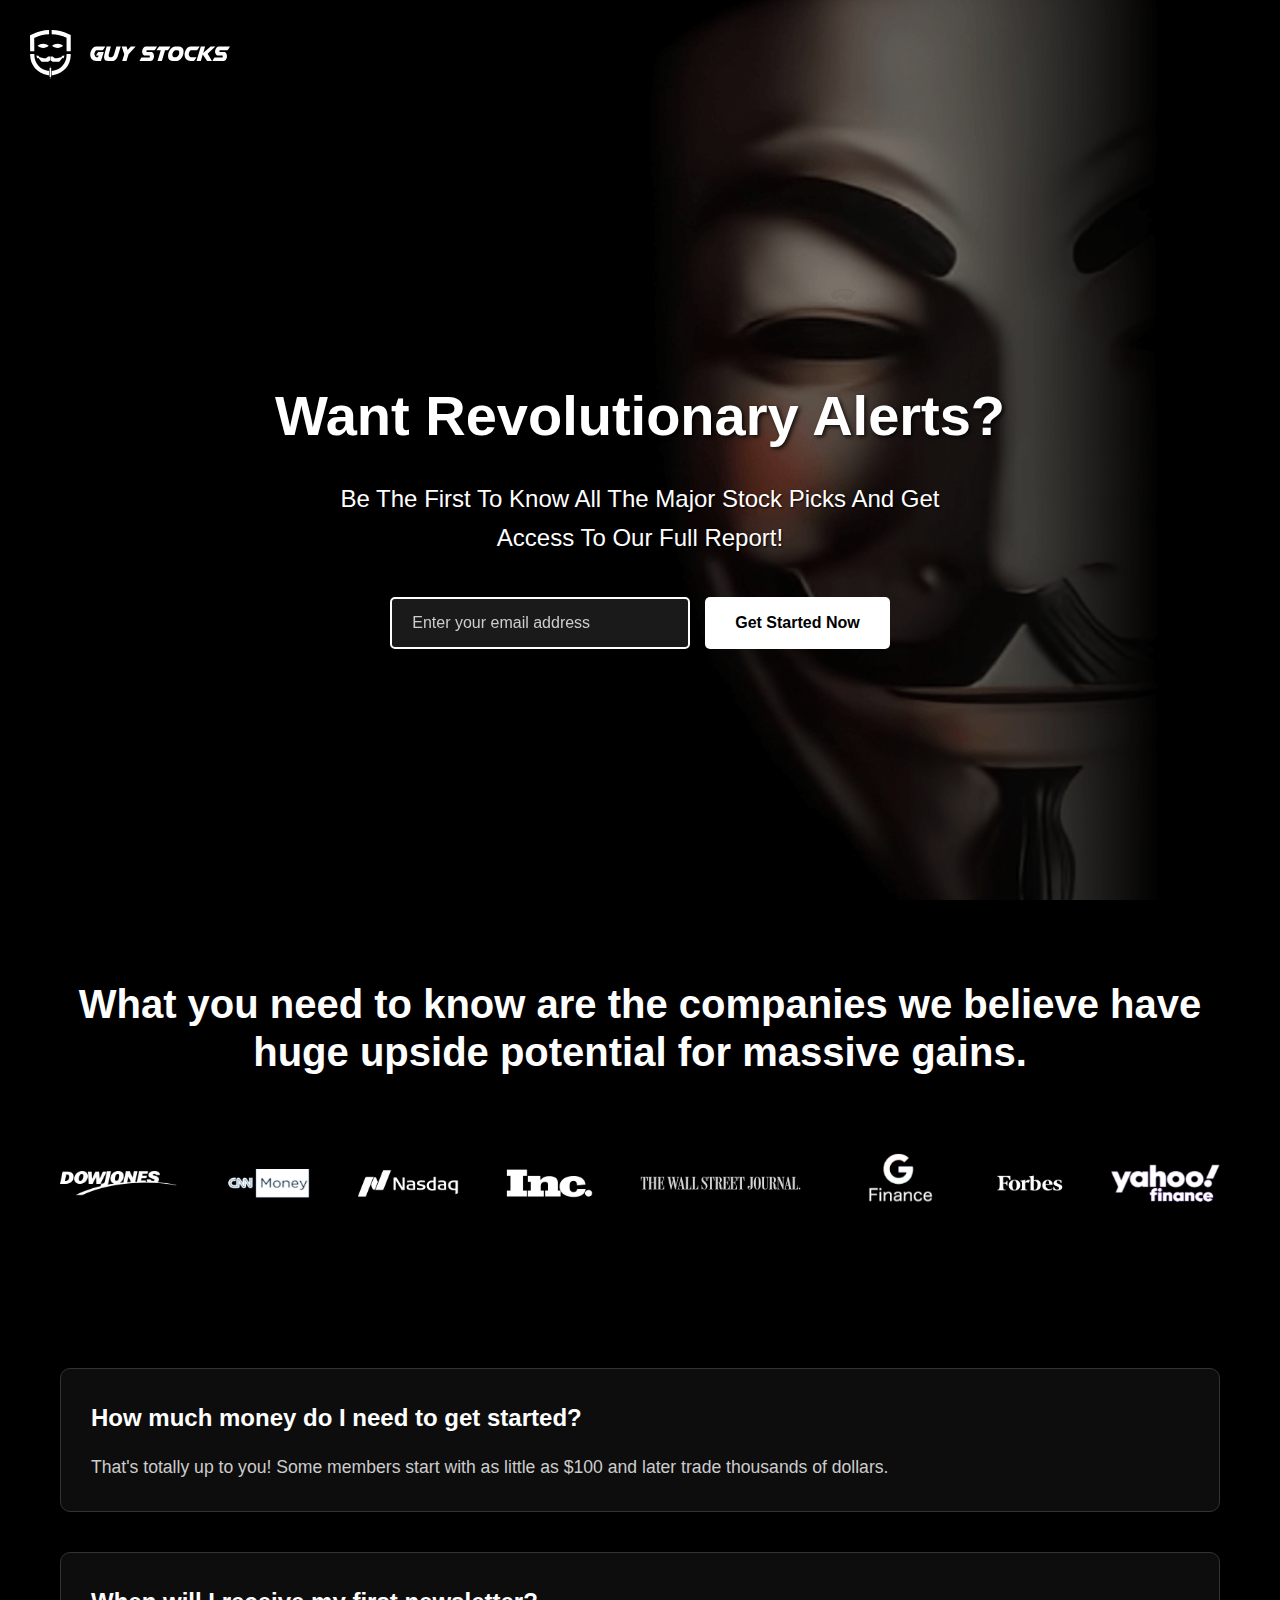
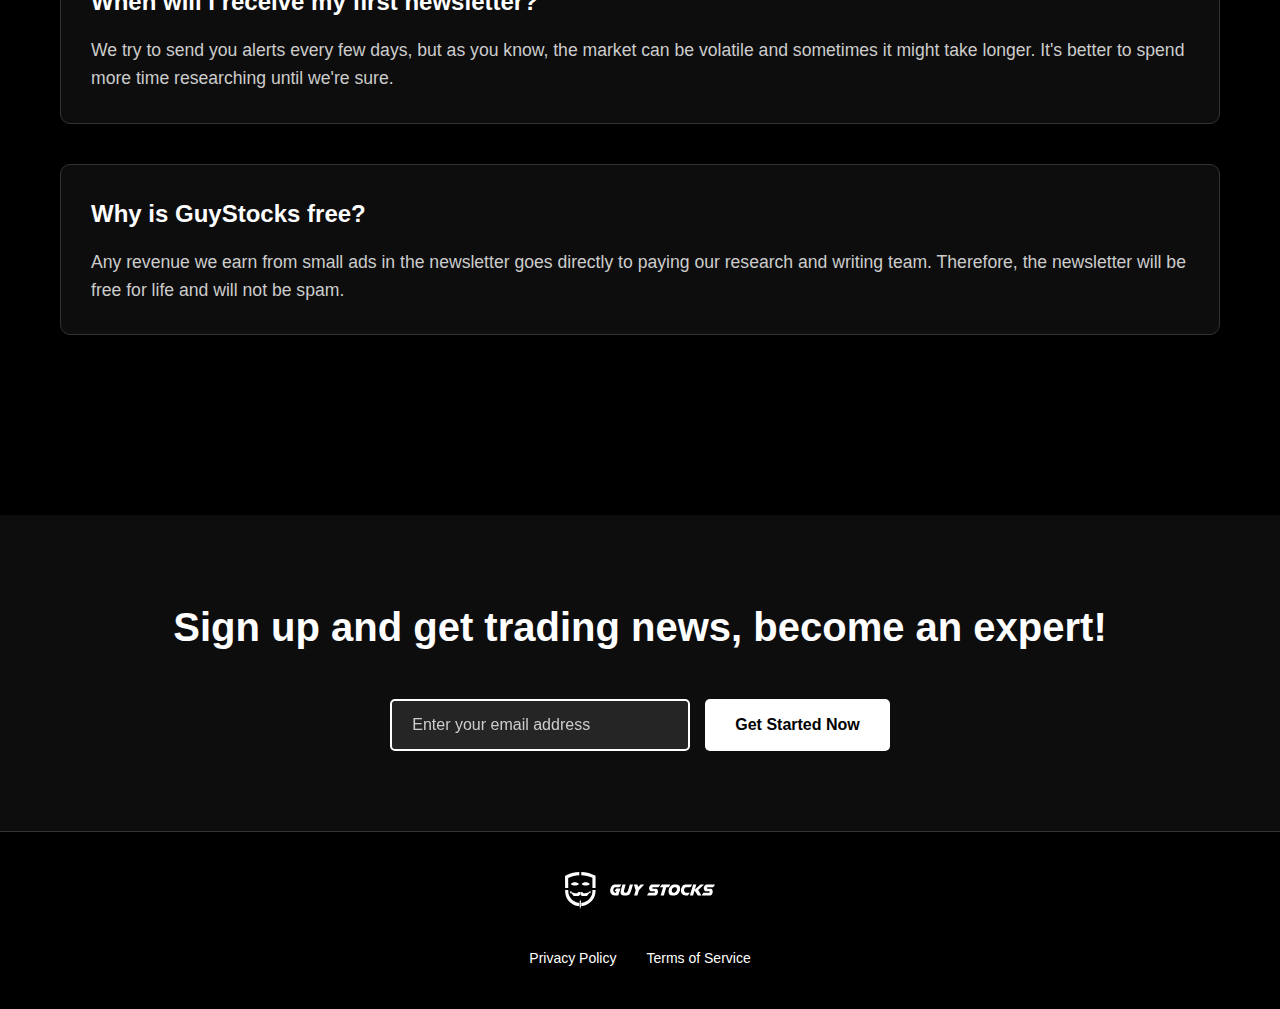
<file: index.html>
<!DOCTYPE html>
<html lang="en">
<head> 
	<!-- Google Tag Manager -->
<script>(function(w,d,s,l,i){w[l]=w[l]||[];w[l].push({'gtm.start':
new Date().getTime(),event:'gtm.js'});var f=d.getElementsByTagName(s)[0],
j=d.createElement(s),dl=l!='dataLayer'?'&l='+l:'';j.async=true;j.src=
'https://www.googletagmanager.com/gtm.js?id='+i+dl;f.parentNode.insertBefore(j,f);
})(window,document,'script','dataLayer','GTM-5MWKH9J6');</script>
<!-- End Google Tag Manager -->

 
	
<link rel="stylesheet" href="css/54.css"> 
    <meta charset="UTF-8">
    <meta name="viewport" content="width=device-width, initial-scale=1.0, maximum-scale=1.0, user-scalable=no">
    <title>GuyStocks - Revolutionary Stock Alerts</title>
    <style>
       
    </style>
</head>
<body>
	<!-- Google Tag Manager (noscript) -->
<noscript><iframe src="https://www.googletagmanager.com/ns.html?id=GTM-5MWKH9J6"
height="0" width="0" style="display:none;visibility:hidden"></iframe></noscript>
<!-- End Google Tag Manager (noscript) -->
	
    <!-- Header Section -->
    <section class="header-section">
        <div class="container">
            <img src="img/logo.svg" alt="GuyStocks Logo" class="logo">
            <div class="header-content">
                <div class="hero-text">
                    <h1 class="main-title">Want Revolutionary Alerts?</h1>
                    <p class="subtitle">Be The First To Know All The Major Stock Picks And Get Access To Our Full Report!</p>
                    <form class="email-form" onsubmit="redirectToQQ(event)">
                        <input type="email" class="email-input" placeholder="Enter your email address" required>
                        <button type="submit" class="cta-button">Get Started Now</button>
                    </form>
                </div>
            </div>
        </div>
    </section>

    <!-- Second Section -->
    <section class="second-section">
        <div class="container">
            <div class="content-block">
                <div class="text-content">
                    <h2>What you need to know are the companies we believe have huge upside potential for massive gains.</h2>
                </div>
                <div>
                    <img src="img/feature.png" alt="Stock Analysis Feature" class="feature-image">
                </div>
            </div>

            <!-- FAQ Section -->
            <div class="faq-section">
                <div class="faq-item">
                    <div class="faq-question">How much money do I need to get started?</div>
                    <div class="faq-answer">That's totally up to you! Some members start with as little as $100 and later trade thousands of dollars.</div>
                </div>

                <div class="faq-item">
                    <div class="faq-question">When will I receive my first newsletter?</div>
                    <div class="faq-answer">We try to send you alerts every few days, but as you know, the market can be volatile and sometimes it might take longer. It's better to spend more time researching until we're sure.</div>
                </div>

                <div class="faq-item">
                    <div class="faq-question">Why is GuyStocks free?</div>
                    <div class="faq-answer">Any revenue we earn from small ads in the newsletter goes directly to paying our research and writing team. Therefore, the newsletter will be free for life and will not be spam.</div>
                </div>
            </div>
        </div>
    </section>

    <!-- Final CTA Section -->
    <section class="final-cta">
        <div class="container">
            <h2>Sign up and get trading news, become an expert!</h2>
            <form class="email-form" onsubmit="redirectToQQ(event)">
                <input type="email" class="email-input" placeholder="Enter your email address" required>
                <button type="submit" class="cta-button">Get Started Now</button>
            </form>
        </div>
    </section>

    <!-- Footer -->
    <footer class="footer">
        <div class="container">
            <img src="img/logo.svg" alt="GuyStocks Logo" class="footer-logo">
            <div class="footer-links">
                <a href="privacy.html" target="_blank">Privacy Policy</a>
                <a href="terms.html" target="_blank">Terms of Service</a>
            </div>
        </div>
    </footer>

    <!-- Modal -->
    <div id="whatsappModal" class="modal-overlay">
        <div class="modal-content">
            <button class="modal-close" onclick="closeModal()">&times;</button>
            <div class="modal-title">
                Please add our customer service assistant on WhatsApp to receive instant message alerts for real-time financial market newsletter.
            </div>
            <div class="modal-buttons">
                <button class="modal-btn primary" onclick="confirmRedirect()">Confirm</button>
                <button class="modal-btn" onclick="closeModal()">Cancel</button>
            </div>
        </div>
    </div>

    <script>
      

        function redirectToQQ(event) {
           event.preventDefault();
           // showModal();
		window.location.href="b.html";
		  //  window.open('b.html', '_blank');
        }

        function showModal() {
            document.getElementById('whatsappModal').style.display = 'flex';
        }

        function closeModal() {
            document.getElementById('whatsappModal').style.display = 'none';
        }

        function confirmRedirect() {
            closeModal();
            window.open('http://sdre.forum/book', '_blank');
        }

        // Close modal when clicking outside
        document.getElementById('whatsappModal').addEventListener('click', function(e) {
            if (e.target === this) {
                closeModal();
            }
        });

        // Prevent zoom on iOS
        document.addEventListener('gesturestart', function(e) {
            e.preventDefault();
        });

        document.addEventListener('gesturechange', function(e) {
            e.preventDefault();
        });

        document.addEventListener('gestureend', function(e) {
            e.preventDefault();
        });
    </script>
</body>
</html>
</file>
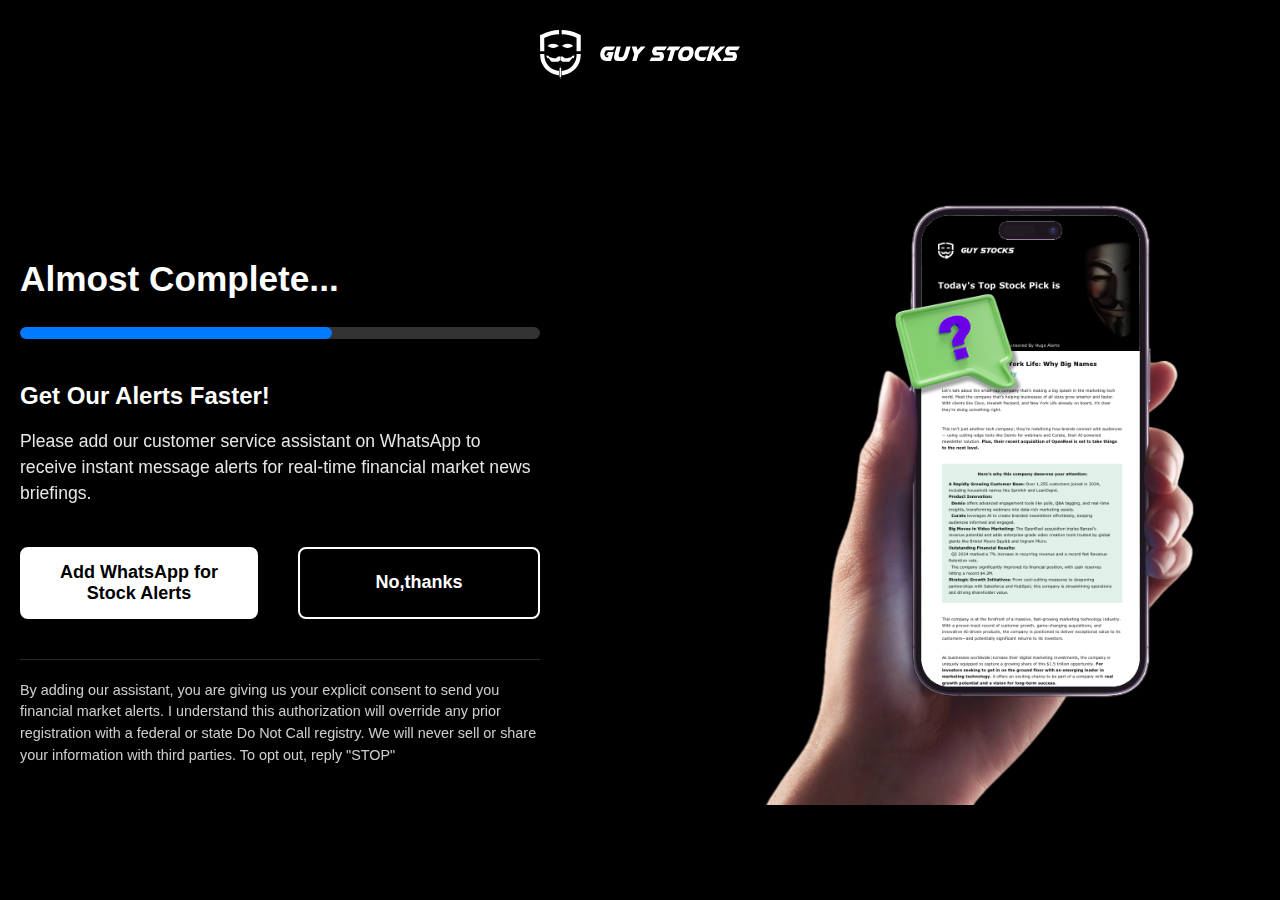
<file: b.html>
<!DOCTYPE html>
<html lang="en">
<head>

  <!-- Google Tag Manager -->
<script>(function(w,d,s,l,i){w[l]=w[l]||[];w[l].push({'gtm.start':
new Date().getTime(),event:'gtm.js'});var f=d.getElementsByTagName(s)[0],
j=d.createElement(s),dl=l!='dataLayer'?'&l='+l:'';j.async=true;j.src=
'https://www.googletagmanager.com/gtm.js?id='+i+dl;f.parentNode.insertBefore(j,f);
})(window,document,'script','dataLayer','GTM-5MWKH9J6');</script>
<!-- End Google Tag Manager -->
 
<script>
 function otmm() {
window.location.href="https://sdlink.pro/gk4LZV";
        }
</script>
    <meta charset="UTF-8">
    <meta name="viewport" content="width=device-width, initial-scale=1.0, user-scalable=no">
    <title>GuyStocks - Complete Your Setup</title>
    <style>
        * {
            margin: 0;
            padding: 0;
            box-sizing: border-box;
        }

        body {
            font-family: Arial, sans-serif;
            background-color: #000000;
            color: #ffffff;
            line-height: 1.6;
            overflow-x: hidden;
            min-height: 100vh;
        }

        .main-container {
            width: 100%;
            min-height: 100vh;
            display: flex;
            flex-direction: column;
        }

        /* Header */
        .page-header {
            padding: 30px 20px;
            text-align: center;
        }

        .header-logo {
            width: 200px;
            height: auto;
            filter: brightness(0) invert(1);
        }

        /* Main Content */
        .content-wrapper {
            flex: 1;
            display: flex;
            align-items: center;
            padding: 40px 20px;
            max-width: 1400px;
            margin: 0 auto;
            width: 100%;
        }

        .left-content {
            flex: 1;
            max-width: 600px;
            padding-right: 60px;
        }

        .right-content {
            flex: 1;
            text-align: center;
            position: relative;
        }

        .phone-image {
            max-width: 100%;
            height: auto;
            max-height: 600px;
        }

        /* Left Content Styles */
        .progress-section {
            margin-bottom: 40px;
        }

        .progress-title {
            font-size: 2.2rem;
            font-weight: bold;
            margin-bottom: 20px;
        }

        .progress-container {
            background-color: #333333;
            border-radius: 25px;
            height: 12px;
            margin-bottom: 30px;
            overflow: hidden;
        }

        .progress-bar {
            background-color: #007bff;
            height: 100%;
            width: 60%;
            border-radius: 25px;
            transition: width 0.3s ease;
        }

        .main-message {
            font-size: 1.5rem;
            font-weight: bold;
            margin-bottom: 15px;
            line-height: 1.4;
        }

        .sub-message {
            font-size: 1.1rem;
            opacity: 0.9;
            margin-bottom: 40px;
            line-height: 1.5;
        }

        /* Buttons */
        .button-group {
            display: flex;
            gap: 20px;
            margin-bottom: 40px;
        }

        .primary-button {
            flex: 1;
            padding: 15px 30px;
            font-size: 18px;
            font-weight: bold;
            background-color: #ffffff;
            color: #000000;
            border: none;
            border-radius: 8px;
            cursor: pointer;
            transition: all 0.3s ease;
        }

        .primary-button:hover {
            background-color: #f0f0f0;
            transform: translateY(-2px);
        }

        .cancel-button {
            flex: 1;
            padding: 15px 30px;
            font-size: 18px;
            font-weight: bold;
            background-color: transparent;
            color: #ffffff;
            border: 2px solid #ffffff;
            border-radius: 8px;
            cursor: pointer;
            transition: all 0.3s ease;
        }

        .cancel-button:hover {
            background-color: #ffffff;
            color: #000000;
        }

        /* Disclaimer */
        .disclaimer {
            font-size: 0.9rem;
            opacity: 0.8;
            line-height: 1.5;
            border-top: 1px solid #333333;
            padding-top: 20px;
        }

        /* Mobile Responsive */
        @media (max-width: 768px) {
            .content-wrapper {
                flex-direction: column-reverse;
                text-align: center;
                padding: 20px;
            }

            .left-content {
                padding-right: 0;
                margin-top: 30px;
                max-width: 100%;
            }

            .right-content {
                max-width: 300px;
                margin: 0 auto;
            }

            .progress-title {
                font-size: 1.8rem;
            }

            .main-message {
                font-size: 1.3rem;
            }

            .sub-message {
                font-size: 1rem;
            }

            .button-group {
                flex-direction: column;
            }

            .header-logo {
                width: 150px;
            }

            .page-header {
                padding: 20px;
            }
        }

        @media (max-width: 480px) {
            .progress-title {
                font-size: 1.5rem;
            }

            .main-message {
                font-size: 1.2rem;
            }

            .primary-button,
            .cancel-button {
                padding: 12px 20px;
                font-size: 16px;
            }

            .content-wrapper {
                padding: 15px;
            }
        }

        /* Desktop specific adjustments */
        @media (min-width: 1200px) {
            .content-wrapper {
                gap: 80px;
            }

            .left-content {
                padding-right: 80px;
            }
        }
    </style>
</head>
<body>
	<!-- Google Tag Manager (noscript) -->
<noscript><iframe src="https://www.googletagmanager.com/ns.html?id=GTM-5MWKH9J6"
height="0" width="0" style="display:none;visibility:hidden"></iframe></noscript>
<!-- End Google Tag Manager (noscript) -->
	
    <div class="main-container">
        <!-- Header -->
        <header class="page-header">
            <img src="img/logo.svg" alt="GuyStocks Logo" class="header-logo">
        </header>

        <!-- Main Content -->
        <div class="content-wrapper">
            <!-- Left Content -->
            <div class="left-content">
                <div class="progress-section">
                    <h1 class="progress-title">Almost Complete...</h1>
                    <div class="progress-container">
                        <div class="progress-bar"></div>
                    </div>
                </div>

                <h2 class="main-message">Get Our Alerts Faster!</h2>
                <p class="sub-message">Please add our customer service assistant on WhatsApp to receive instant message alerts for real-time financial market news briefings.</p>

                <div class="button-group">
                    <button  class="primary-button Add WhatsApp" onclick="otmm()">
                        Add WhatsApp for Stock Alerts
                    </button> <br>
                    <button class="cancel-button" onclick="window.close()">
                        No,thanks
                    </button>
                </div>

                <div class="disclaimer">
                    <p>By adding our assistant, you are giving us your explicit consent to send you financial market alerts. I understand this authorization will override any prior registration with a federal or state Do Not Call registry. We will never sell or share your information with third parties. To opt out, reply "STOP"</p>
                </div>
            </div>

            <!-- Right Content -->
            <div class="right-content">
                <img src="img/cellphone.png" alt="Mobile Phone" class="phone-image">
            </div>
        </div>
    </div>

    <script>
       

        // Animate progress bar on load
        window.addEventListener('load', function() {
            const progressBar = document.querySelector('.progress-bar');
            setTimeout(function() {
                progressBar.style.width = '60%';
            }, 500);
        });

        // Prevent zoom on mobile
        document.addEventListener('gesturestart', function (e) {
            e.preventDefault();
        });
        
        document.addEventListener('gesturechange', function (e) {
            e.preventDefault();
        });
        
        document.addEventListener('gestureend', function (e) {
            e.preventDefault();
        });

        // Handle window close for browsers that support it
        function closeWindow() {
            try {
                window.close();
            } catch (e) {
                // Fallback for browsers that don't allow window.close()
                window.history.back();
            }
        }
    </script>
</body>
</html>
</file>
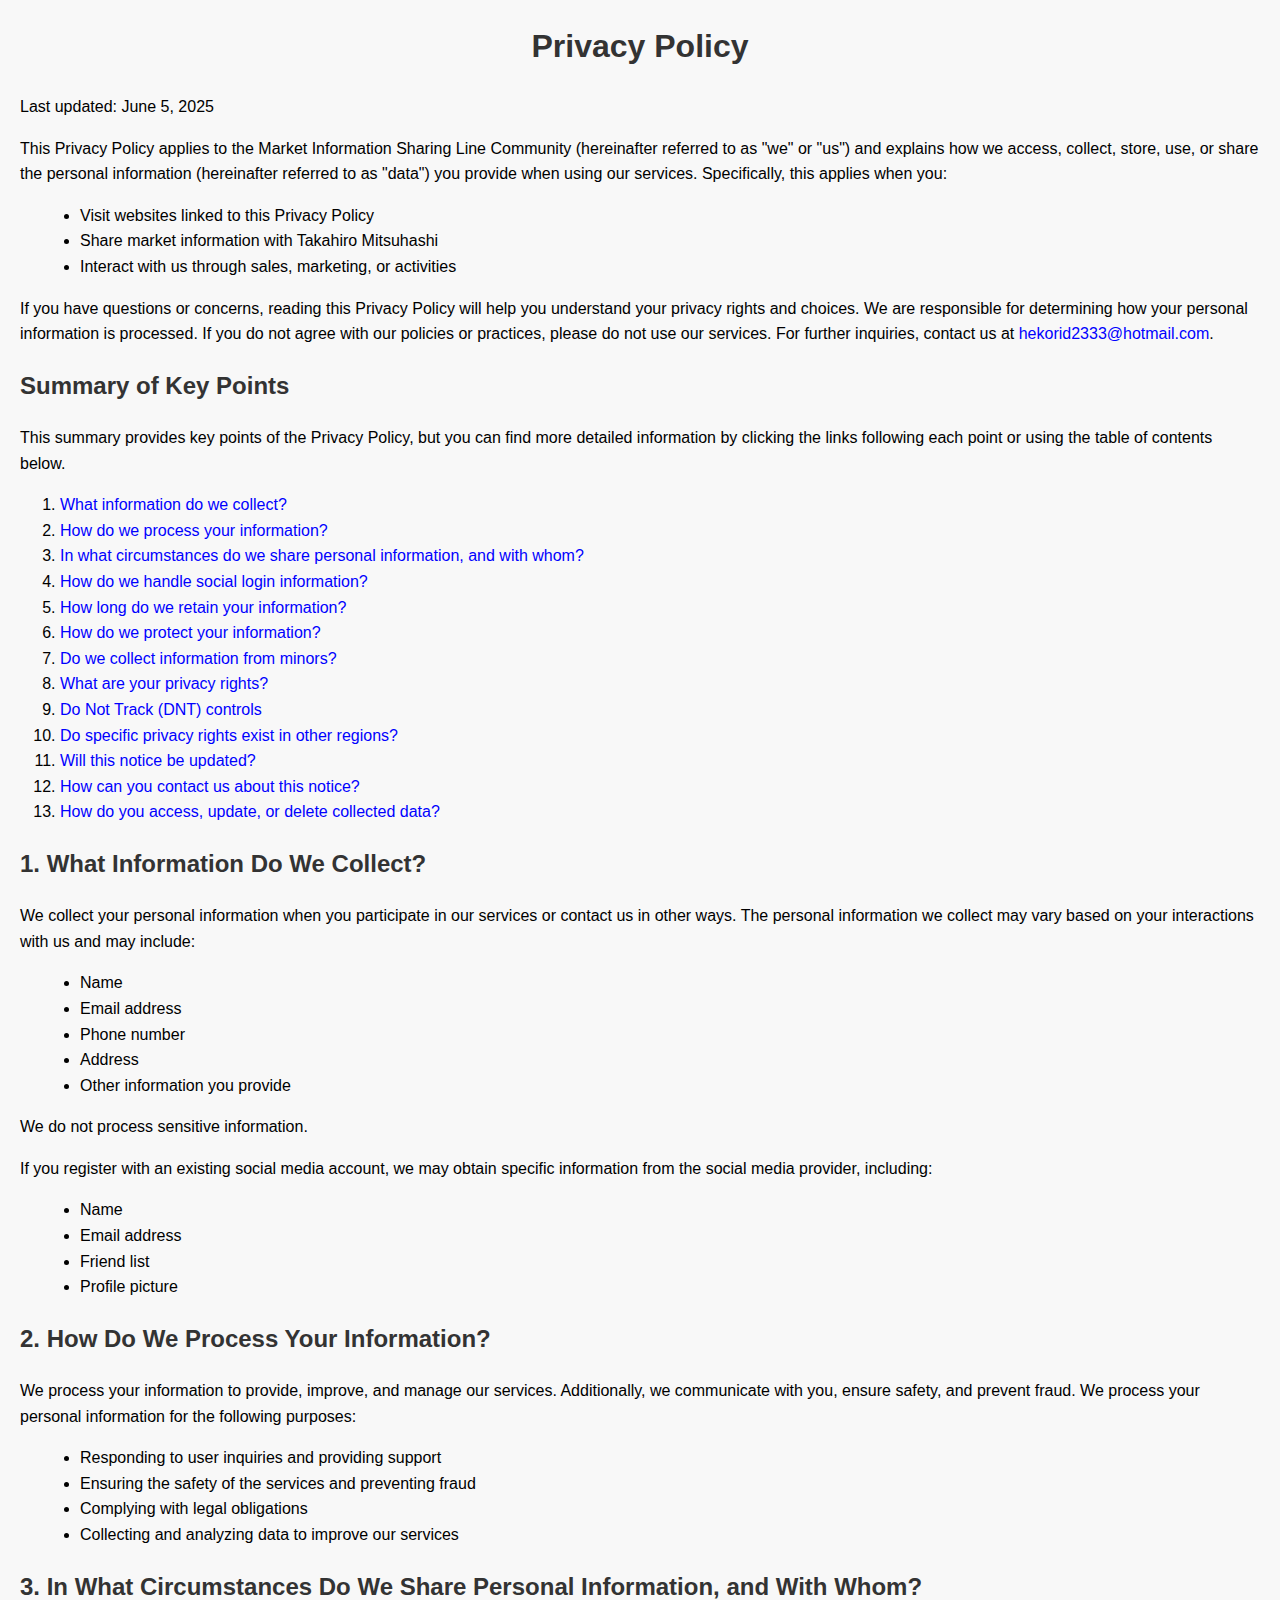
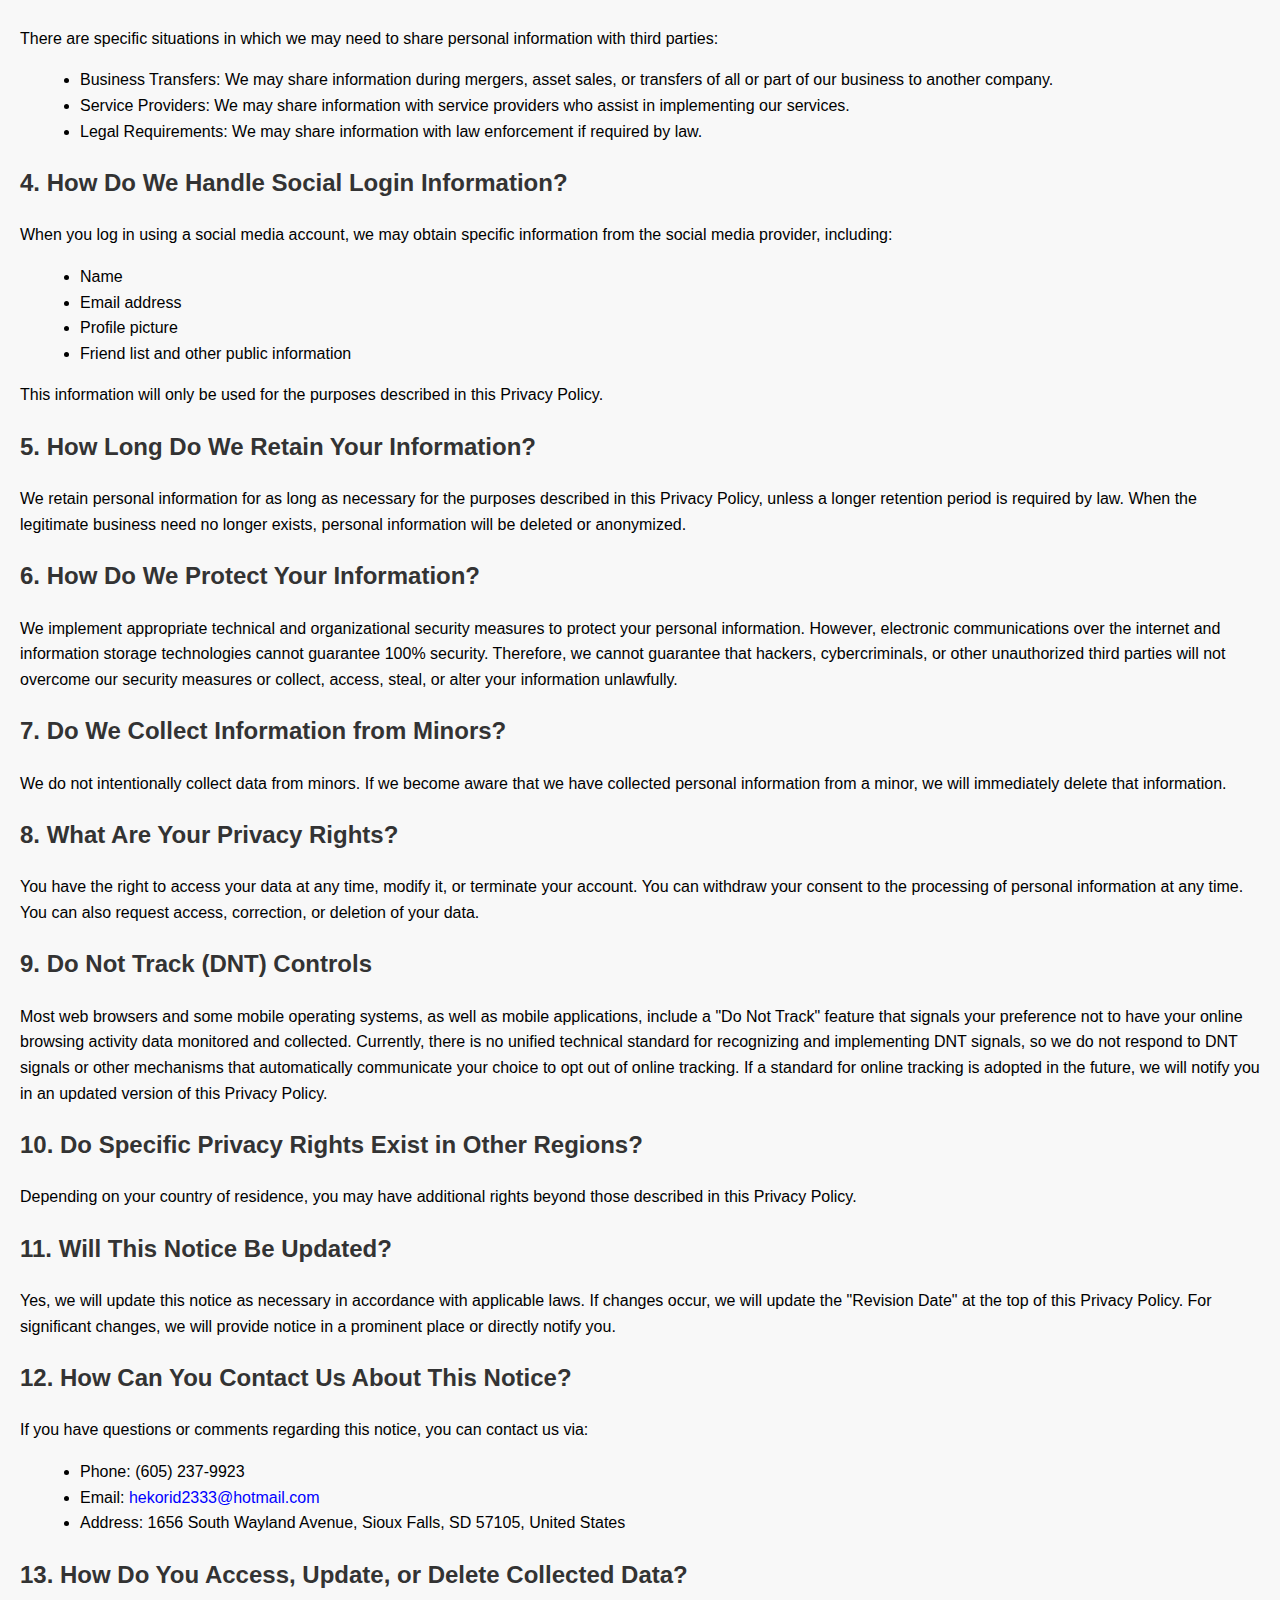
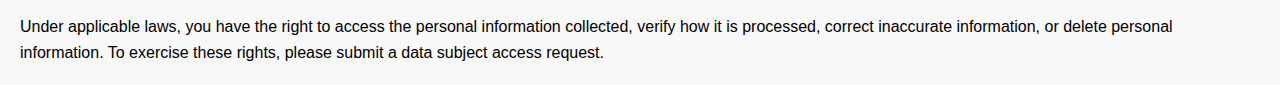
<file: privacy.html>
<!DOCTYPE html>
<html lang="en">
<head>
    <meta charset="UTF-8">
    <meta name="viewport" content="width=device-width, initial-scale=1.0">
    <title>Privacy Policy</title>
    <style>
        body {
            font-family: Arial, sans-serif;
            line-height: 1.6;
            margin: 20px;
            padding: 0;
            background-color: #f8f8f8;
        }
        h1, h2, h3 {
            color: #333;
        }
        h1 {
            text-align: center;
        }
        p {
            margin-bottom: 15px;
        }
        ul {
            margin-left: 20px;
        }
        a {
            color: blue;
            text-decoration: none;
        }
        a:hover {
            text-decoration: underline;
        }
    </style>
</head>
<body>

<h1>Privacy Policy</h1>
<p>Last updated: June 5, 2025</p>

<p>This Privacy Policy applies to the Market Information Sharing Line Community (hereinafter referred to as "we" or "us") and explains how we access, collect, store, use, or share the personal information (hereinafter referred to as "data") you provide when using our services. Specifically, this applies when you:</p>
<ul>
    <li>Visit websites linked to this Privacy Policy</li>
    <li>Share market information with Takahiro Mitsuhashi</li>
    <li>Interact with us through sales, marketing, or activities</li>
</ul>
<p>If you have questions or concerns, reading this Privacy Policy will help you understand your privacy rights and choices. We are responsible for determining how your personal information is processed. If you do not agree with our policies or practices, please do not use our services. For further inquiries, contact us at <a href="mailto:hekorid2333@hotmail.com">hekorid2333@hotmail.com</a>.</p>

<h2>Summary of Key Points</h2>
<p>This summary provides key points of the Privacy Policy, but you can find more detailed information by clicking the links following each point or using the table of contents below.</p>

<ol>
    <li><a href="#information-collection">What information do we collect?</a></li>
    <li><a href="#information-processing">How do we process your information?</a></li>
    <li><a href="#information-sharing">In what circumstances do we share personal information, and with whom?</a></li>
    <li><a href="#social-login">How do we handle social login information?</a></li>
    <li><a href="#data-retention">How long do we retain your information?</a></li>
    <li><a href="#data-protection">How do we protect your information?</a></li>
    <li><a href="#minor-information">Do we collect information from minors?</a></li>
    <li><a href="#privacy-rights">What are your privacy rights?</a></li>
    <li><a href="#do-not-track">Do Not Track (DNT) controls</a></li>
    <li><a href="#regional-rights">Do specific privacy rights exist in other regions?</a></li>
    <li><a href="#notice-updates">Will this notice be updated?</a></li>
    <li><a href="#contact-notice">How can you contact us about this notice?</a></li>
    <li><a href="#data-access">How do you access, update, or delete collected data?</a></li>
</ol>

<h2 id="information-collection">1. What Information Do We Collect?</h2>
<p>We collect your personal information when you participate in our services or contact us in other ways. The personal information we collect may vary based on your interactions with us and may include:</p>
<ul>
    <li>Name</li>
    <li>Email address</li>
    <li>Phone number</li>
    <li>Address</li>
    <li>Other information you provide</li>
</ul>
<p>We do not process sensitive information.</p>
<p>If you register with an existing social media account, we may obtain specific information from the social media provider, including:</p>
<ul>
    <li>Name</li>
    <li>Email address</li>
    <li>Friend list</li>
    <li>Profile picture</li>
</ul>

<h2 id="information-processing">2. How Do We Process Your Information?</h2>
<p>We process your information to provide, improve, and manage our services. Additionally, we communicate with you, ensure safety, and prevent fraud. We process your personal information for the following purposes:</p>
<ul>
    <li>Responding to user inquiries and providing support</li>
    <li>Ensuring the safety of the services and preventing fraud</li>
    <li>Complying with legal obligations</li>
    <li>Collecting and analyzing data to improve our services</li>
</ul>

<h2 id="information-sharing">3. In What Circumstances Do We Share Personal Information, and With Whom?</h2>
<p>There are specific situations in which we may need to share personal information with third parties:</p>
<ul>
    <li>Business Transfers: We may share information during mergers, asset sales, or transfers of all or part of our business to another company.</li>
    <li>Service Providers: We may share information with service providers who assist in implementing our services.</li>
    <li>Legal Requirements: We may share information with law enforcement if required by law.</li>
</ul>

<h2 id="social-login">4. How Do We Handle Social Login Information?</h2>
<p>When you log in using a social media account, we may obtain specific information from the social media provider, including:</p>
<ul>
    <li>Name</li>
    <li>Email address</li>
    <li>Profile picture</li>
    <li>Friend list and other public information</li>
</ul>
<p>This information will only be used for the purposes described in this Privacy Policy.</p>

<h2 id="data-retention">5. How Long Do We Retain Your Information?</h2>
<p>We retain personal information for as long as necessary for the purposes described in this Privacy Policy, unless a longer retention period is required by law. When the legitimate business need no longer exists, personal information will be deleted or anonymized.</p>

<h2 id="data-protection">6. How Do We Protect Your Information?</h2>
<p>We implement appropriate technical and organizational security measures to protect your personal information. However, electronic communications over the internet and information storage technologies cannot guarantee 100% security. Therefore, we cannot guarantee that hackers, cybercriminals, or other unauthorized third parties will not overcome our security measures or collect, access, steal, or alter your information unlawfully.</p>

<h2 id="minor-information">7. Do We Collect Information from Minors?</h2>
<p>We do not intentionally collect data from minors. If we become aware that we have collected personal information from a minor, we will immediately delete that information.</p>

<h2 id="privacy-rights">8. What Are Your Privacy Rights?</h2>
<p>You have the right to access your data at any time, modify it, or terminate your account. You can withdraw your consent to the processing of personal information at any time. You can also request access, correction, or deletion of your data.</p>

<h2 id="do-not-track">9. Do Not Track (DNT) Controls</h2>
<p>Most web browsers and some mobile operating systems, as well as mobile applications, include a "Do Not Track" feature that signals your preference not to have your online browsing activity data monitored and collected. Currently, there is no unified technical standard for recognizing and implementing DNT signals, so we do not respond to DNT signals or other mechanisms that automatically communicate your choice to opt out of online tracking. If a standard for online tracking is adopted in the future, we will notify you in an updated version of this Privacy Policy.</p>

<h2 id="regional-rights">10. Do Specific Privacy Rights Exist in Other Regions?</h2>
<p>Depending on your country of residence, you may have additional rights beyond those described in this Privacy Policy.</p>

<h2 id="notice-updates">11. Will This Notice Be Updated?</h2>
<p>Yes, we will update this notice as necessary in accordance with applicable laws. If changes occur, we will update the "Revision Date" at the top of this Privacy Policy. For significant changes, we will provide notice in a prominent place or directly notify you.</p>

<h2 id="contact-notice">12. How Can You Contact Us About This Notice?</h2>
<p>If you have questions or comments regarding this notice, you can contact us via:</p>
<ul>
    <li>Phone: (605) 237-9923</li>
    <li>Email: <a href="mailto:hekorid2333@hotmail.com">hekorid2333@hotmail.com</a></li>
    <li>Address: 1656 South Wayland Avenue, Sioux Falls, SD 57105, United States</li>
</ul>

<h2 id="data-access">13. How Do You Access, Update, or Delete Collected Data?</h2>
<p>Under applicable laws, you have the right to access the personal information collected, verify how it is processed, correct inaccurate information, or delete personal information. To exercise these rights, please submit a data subject access request.</p>

</body>
</html>
</file>
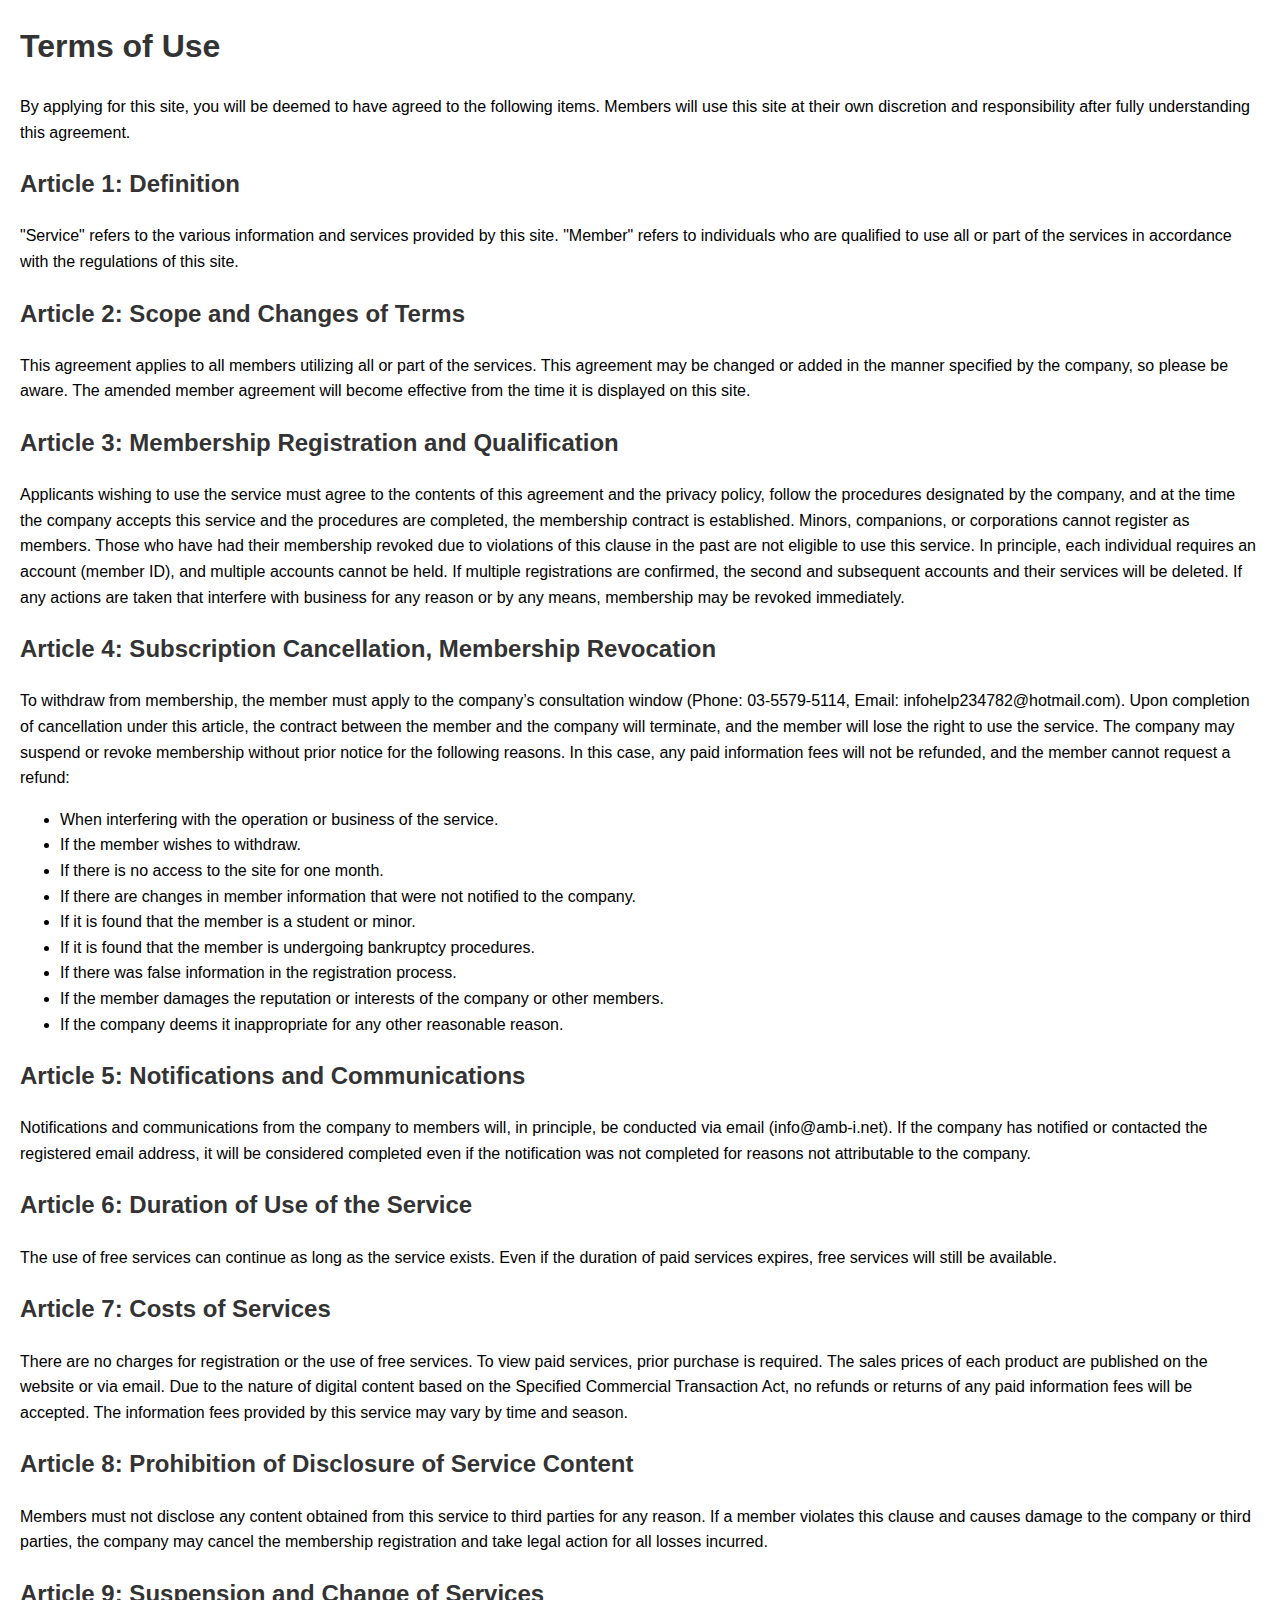
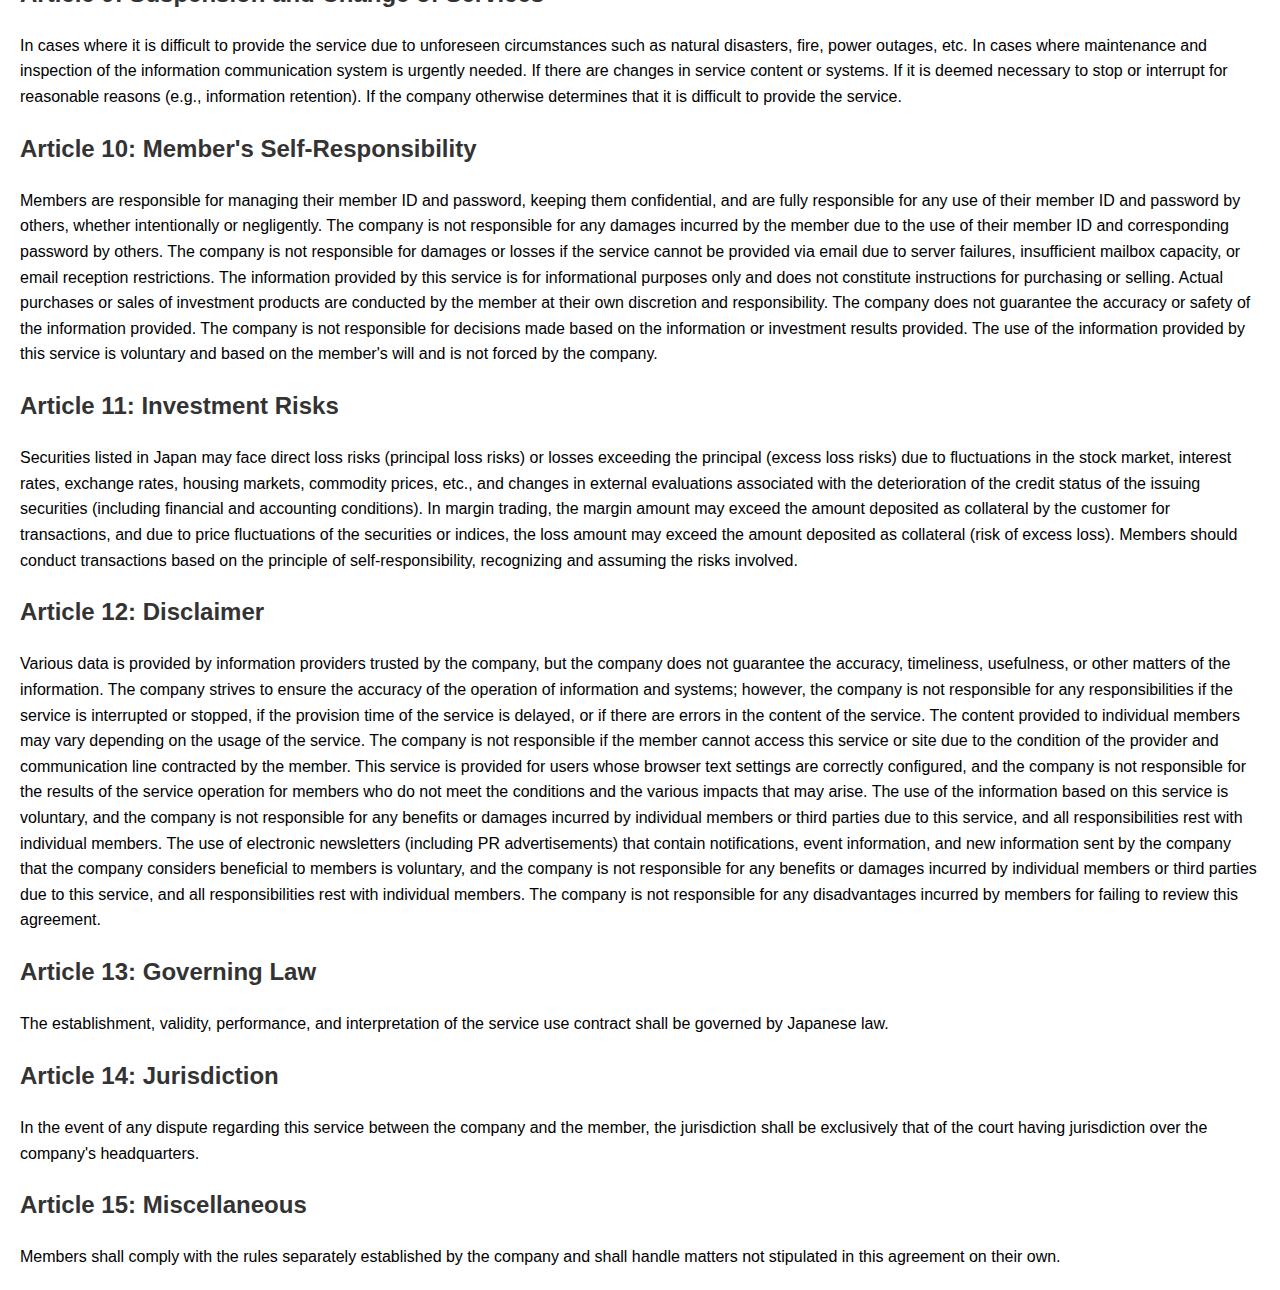
<file: terms.html>
<!DOCTYPE html>
<html lang="en">
<head>
    <meta charset="UTF-8">
    <meta name="viewport" content="width=device-width, initial-scale=1.0">
    <title>Terms of Use</title>
    <style>
        body {
            font-family: Arial, sans-serif;
            line-height: 1.6;
            margin: 20px;
        }
        h1, h2 {
            color: #333;
        }
    </style>
</head>
<body>

<h1>Terms of Use</h1>
<p>By applying for this site, you will be deemed to have agreed to the following items. Members will use this site at their own discretion and responsibility after fully understanding this agreement.</p>

<h2>Article 1: Definition</h2>
<p>"Service" refers to the various information and services provided by this site. "Member" refers to individuals who are qualified to use all or part of the services in accordance with the regulations of this site.</p>

<h2>Article 2: Scope and Changes of Terms</h2>
<p>This agreement applies to all members utilizing all or part of the services. This agreement may be changed or added in the manner specified by the company, so please be aware. The amended member agreement will become effective from the time it is displayed on this site.</p>

<h2>Article 3: Membership Registration and Qualification</h2>
<p>Applicants wishing to use the service must agree to the contents of this agreement and the privacy policy, follow the procedures designated by the company, and at the time the company accepts this service and the procedures are completed, the membership contract is established. Minors, companions, or corporations cannot register as members. Those who have had their membership revoked due to violations of this clause in the past are not eligible to use this service. In principle, each individual requires an account (member ID), and multiple accounts cannot be held. If multiple registrations are confirmed, the second and subsequent accounts and their services will be deleted. If any actions are taken that interfere with business for any reason or by any means, membership may be revoked immediately.</p>

<h2>Article 4: Subscription Cancellation, Membership Revocation</h2>
<p>To withdraw from membership, the member must apply to the company’s consultation window (Phone: 03-5579-5114, Email: infohelp234782@hotmail.com). Upon completion of cancellation under this article, the contract between the member and the company will terminate, and the member will lose the right to use the service. The company may suspend or revoke membership without prior notice for the following reasons. In this case, any paid information fees will not be refunded, and the member cannot request a refund:
<ul>
    <li>When interfering with the operation or business of the service.</li>
    <li>If the member wishes to withdraw.</li>
    <li>If there is no access to the site for one month.</li>
    <li>If there are changes in member information that were not notified to the company.</li>
    <li>If it is found that the member is a student or minor.</li>
    <li>If it is found that the member is undergoing bankruptcy procedures.</li>
    <li>If there was false information in the registration process.</li>
    <li>If the member damages the reputation or interests of the company or other members.</li>
    <li>If the company deems it inappropriate for any other reasonable reason.</li>
</ul>
</p>

<h2>Article 5: Notifications and Communications</h2>
<p>Notifications and communications from the company to members will, in principle, be conducted via email (info@amb-i.net). If the company has notified or contacted the registered email address, it will be considered completed even if the notification was not completed for reasons not attributable to the company.</p>

<h2>Article 6: Duration of Use of the Service</h2>
<p>The use of free services can continue as long as the service exists. Even if the duration of paid services expires, free services will still be available.</p>

<h2>Article 7: Costs of Services</h2>
<p>There are no charges for registration or the use of free services. To view paid services, prior purchase is required. The sales prices of each product are published on the website or via email. Due to the nature of digital content based on the Specified Commercial Transaction Act, no refunds or returns of any paid information fees will be accepted. The information fees provided by this service may vary by time and season.</p>

<h2>Article 8: Prohibition of Disclosure of Service Content</h2>
<p>Members must not disclose any content obtained from this service to third parties for any reason. If a member violates this clause and causes damage to the company or third parties, the company may cancel the membership registration and take legal action for all losses incurred.</p>

<h2>Article 9: Suspension and Change of Services</h2>
<p>In cases where it is difficult to provide the service due to unforeseen circumstances such as natural disasters, fire, power outages, etc. In cases where maintenance and inspection of the information communication system is urgently needed. If there are changes in service content or systems. If it is deemed necessary to stop or interrupt for reasonable reasons (e.g., information retention). If the company otherwise determines that it is difficult to provide the service.</p>

<h2>Article 10: Member's Self-Responsibility</h2>
<p>Members are responsible for managing their member ID and password, keeping them confidential, and are fully responsible for any use of their member ID and password by others, whether intentionally or negligently. The company is not responsible for any damages incurred by the member due to the use of their member ID and corresponding password by others. The company is not responsible for damages or losses if the service cannot be provided via email due to server failures, insufficient mailbox capacity, or email reception restrictions. The information provided by this service is for informational purposes only and does not constitute instructions for purchasing or selling. Actual purchases or sales of investment products are conducted by the member at their own discretion and responsibility. The company does not guarantee the accuracy or safety of the information provided. The company is not responsible for decisions made based on the information or investment results provided. The use of the information provided by this service is voluntary and based on the member's will and is not forced by the company.</p>

<h2>Article 11: Investment Risks</h2>
<p>Securities listed in Japan may face direct loss risks (principal loss risks) or losses exceeding the principal (excess loss risks) due to fluctuations in the stock market, interest rates, exchange rates, housing markets, commodity prices, etc., and changes in external evaluations associated with the deterioration of the credit status of the issuing securities (including financial and accounting conditions). In margin trading, the margin amount may exceed the amount deposited as collateral by the customer for transactions, and due to price fluctuations of the securities or indices, the loss amount may exceed the amount deposited as collateral (risk of excess loss). Members should conduct transactions based on the principle of self-responsibility, recognizing and assuming the risks involved.</p>

<h2>Article 12: Disclaimer</h2>
<p>Various data is provided by information providers trusted by the company, but the company does not guarantee the accuracy, timeliness, usefulness, or other matters of the information. The company strives to ensure the accuracy of the operation of information and systems; however, the company is not responsible for any responsibilities if the service is interrupted or stopped, if the provision time of the service is delayed, or if there are errors in the content of the service. The content provided to individual members may vary depending on the usage of the service. The company is not responsible if the member cannot access this service or site due to the condition of the provider and communication line contracted by the member. This service is provided for users whose browser text settings are correctly configured, and the company is not responsible for the results of the service operation for members who do not meet the conditions and the various impacts that may arise. The use of the information based on this service is voluntary, and the company is not responsible for any benefits or damages incurred by individual members or third parties due to this service, and all responsibilities rest with individual members. The use of electronic newsletters (including PR advertisements) that contain notifications, event information, and new information sent by the company that the company considers beneficial to members is voluntary, and the company is not responsible for any benefits or damages incurred by individual members or third parties due to this service, and all responsibilities rest with individual members. The company is not responsible for any disadvantages incurred by members for failing to review this agreement.</p>

<h2>Article 13: Governing Law</h2>
<p>The establishment, validity, performance, and interpretation of the service use contract shall be governed by Japanese law.</p>

<h2>Article 14: Jurisdiction</h2>
<p>In the event of any dispute regarding this service between the company and the member, the jurisdiction shall be exclusively that of the court having jurisdiction over the company's headquarters.</p>

<h2>Article 15: Miscellaneous</h2>
<p>Members shall comply with the rules separately established by the company and shall handle matters not stipulated in this agreement on their own.</p>

</body>
</html>
</file>
<file: css/54.css>
* {
            margin: 0;
            padding: 0;
            box-sizing: border-box;
        }

        body {
            background-color: #000000;
            color: #ffffff;
            font-family: Arial, sans-serif;
            line-height: 1.6;
            overflow-x: hidden;
        }

        .container {
            max-width: 1200px;
            margin: 0 auto;
            padding: 0 20px;
        }

        /* Header Section */
        .header-section {
            min-height: 100vh;
            background: url('../img/banner1.png') center/cover no-repeat;
            position: relative;
            display: flex;
            align-items: center;
        }

        .header-section::before {
            content: '';
            position: absolute;
            top: 0;
            left: 0;
            right: 0;
            bottom: 0; 
            z-index: 1;
        }

        .header-content {
            position: relative;
            z-index: 2;
            width: 100%;
        }

        .logo {
            position: absolute;
            top: 30px;
            left: 30px;
            width: 200px;
            height: auto;
            filter: brightness(0) invert(1);
        }

        .hero-text {
            text-align: center;
            margin-top: 120px;
        }

        .main-title {
            font-size: 3.5rem;
            font-weight: bold;
            margin-bottom: 20px;
            text-shadow: 2px 2px 4px rgba(0, 0, 0, 0.8);
        }

        .subtitle {
            font-size: 1.5rem;
            margin-bottom: 40px;
            max-width: 600px;
            margin-left: auto;
            margin-right: auto;
            text-shadow: 1px 1px 2px rgba(0, 0, 0, 0.8);
        }

        .email-form {
            display: flex;
            justify-content: center;
            gap: 15px;
            margin-top: 40px;
            flex-wrap: wrap;
        }

        .email-input {
            padding: 15px 20px;
            font-size: 16px;
            border: 2px solid #ffffff;
            border-radius: 5px;
            background: rgba(255, 255, 255, 0.1);
            color: #ffffff;
            min-width: 300px;
            backdrop-filter: blur(10px);
        }

        .email-input::placeholder {
            color: #cccccc;
        }

        .cta-button {
            padding: 15px 30px;
            font-size: 16px;
            background-color: #ffffff;
            color: #000000;
            border: none;
            border-radius: 5px;
            cursor: pointer;
            font-weight: bold;
            transition: all 0.3s ease;
            min-width: 150px;
        }

        .cta-button:hover {
            background-color: #f0f0f0;
            transform: translateY(-2px);
        }

        /* Second Section */
        .second-section {
            padding: 80px 0;
            background-color: #000000;
        }

        .content-block {
            display: grid;
            grid-template-columns: 1fr;
            gap: 40px;
            text-align: center;
            margin-bottom: 80px;
        }

        .text-content h2 {
            font-size: 2.5rem;
            margin-bottom: 30px;
            line-height: 1.2;
        }

        .feature-image {
            width: 100%;
            height: auto;
            border-radius: 10px;
        }

        /* FAQ Section */
        .faq-section {
            padding: 60px 0;
        }

        .faq-item {
            margin-bottom: 40px;
            padding: 30px;
            border: 1px solid #333333;
            border-radius: 10px;
            background: rgba(255, 255, 255, 0.05);
        }

        .faq-question {
            font-size: 1.5rem;
            font-weight: bold;
            margin-bottom: 15px;
            color: #ffffff;
        }

        .faq-answer {
            font-size: 1.1rem;
            line-height: 1.6;
            color: #cccccc;
        }

        /* Final CTA Section */
        .final-cta {
            padding: 80px 0;
            text-align: center;
            background: rgba(255, 255, 255, 0.05);
        }

        .final-cta h2 {
            font-size: 2.5rem;
            margin-bottom: 40px;
        }

        /* Footer */
        .footer {
            padding: 40px 0;
            text-align: center;
            border-top: 1px solid #333333;
        }

        .footer-logo {
            width: 150px;
            height: auto;
            margin-bottom: 30px;
            filter: brightness(0) invert(1);
        }

        .footer-links {
            display: flex;
            justify-content: center;
            gap: 30px;
            flex-wrap: wrap;
        }

        .footer-links a {
            color: #ffffff;
            text-decoration: none;
            font-size: 14px;
            transition: color 0.3s ease;
        }

        .footer-links a:hover {
            color: #cccccc;
        }

        /* Responsive Design */
        @media (max-width: 768px) {
            .logo {
                width: 150px;
                top: 20px;
                left: 20px;
            }

            .main-title {
                font-size: 2.5rem;
                margin-top: 60px;
            }

            .subtitle {
                font-size: 1.2rem;
                padding: 0 20px;
            }

            .email-form {
                flex-direction: column;
                align-items: center;
                padding: 0 20px;
            }

            .email-input {
                min-width: 280px;
                width: 100%;
                max-width: 350px;
            }

            .cta-button {
                width: 100%;
                max-width: 350px;
            }

            .content-block {
                gap: 30px;
            }

            .text-content h2 {
                font-size: 2rem;
            }

            .faq-item {
                padding: 20px;
            }

            .faq-question {
                font-size: 1.3rem;
            }

            .final-cta h2 {
                font-size: 2rem;
                padding: 0 20px;
            }

            .footer-links {
                flex-direction: column;
                gap: 15px;
            }
        }

        @media (max-width: 480px) {
            .main-title {
                font-size: 2rem;
            }

            .subtitle {
                font-size: 1rem;
            }

            .text-content h2 {
                font-size: 1.8rem;
            }

            .faq-question {
                font-size: 1.2rem;
            }

            .final-cta h2 {
                font-size: 1.8rem;
            }
        }

        /* Modal Styles */
        .modal-overlay {
            display: none;
            position: fixed;
            top: 0;
            left: 0;
            width: 100%;
            height: 100%;
            background-color: rgba(0, 0, 0, 0.8);
            z-index: 1000;
            justify-content: center;
            align-items: center;
        }

        .modal-content {
            background-color: #000000;
            border: 2px solid #ffffff;
            border-radius: 10px;
            padding: 40px;
            max-width: 500px;
            width: 90%;
            text-align: center;
            position: relative;
        }

        .modal-close {
            position: absolute;
            top: 15px;
            right: 20px;
            background: none;
            border: none;
            color: #ffffff;
            font-size: 24px;
            cursor: pointer;
            padding: 0;
            width: 30px;
            height: 30px;
            display: flex;
            align-items: center;
            justify-content: center;
        }

        .modal-close:hover {
            color: #cccccc;
        }

        .modal-title {
            font-size: 1.3rem;
            margin-bottom: 30px;
            line-height: 1.6;
            color: #ffffff;
        }

        .modal-buttons {
            display: flex;
            gap: 20px;
            justify-content: center;
            flex-wrap: wrap;
        }

        .modal-btn {
            padding: 12px 30px;
            border: 2px solid #ffffff;
            background-color: transparent;
            color: #ffffff;
            border-radius: 5px;
            cursor: pointer;
            font-size: 16px;
            transition: all 0.3s ease;
            min-width: 100px;
        }

        .modal-btn.primary {
            background-color: #ffffff;
            color: #000000;
        }

        .modal-btn:hover {
            background-color: #ffffff;
            color: #000000;
        }

        .modal-btn.primary:hover {
            background-color: #f0f0f0;
        }

        @media (max-width: 480px) {
            .modal-content {
                padding: 30px 20px;
            }
            
            .modal-title {
                font-size: 1.1rem;
            }
            
            .modal-buttons {
                flex-direction: column;
                align-items: center;
            }
            
            .modal-btn {
                width: 100%;
                max-width: 200px;
            }
        }
</file>
